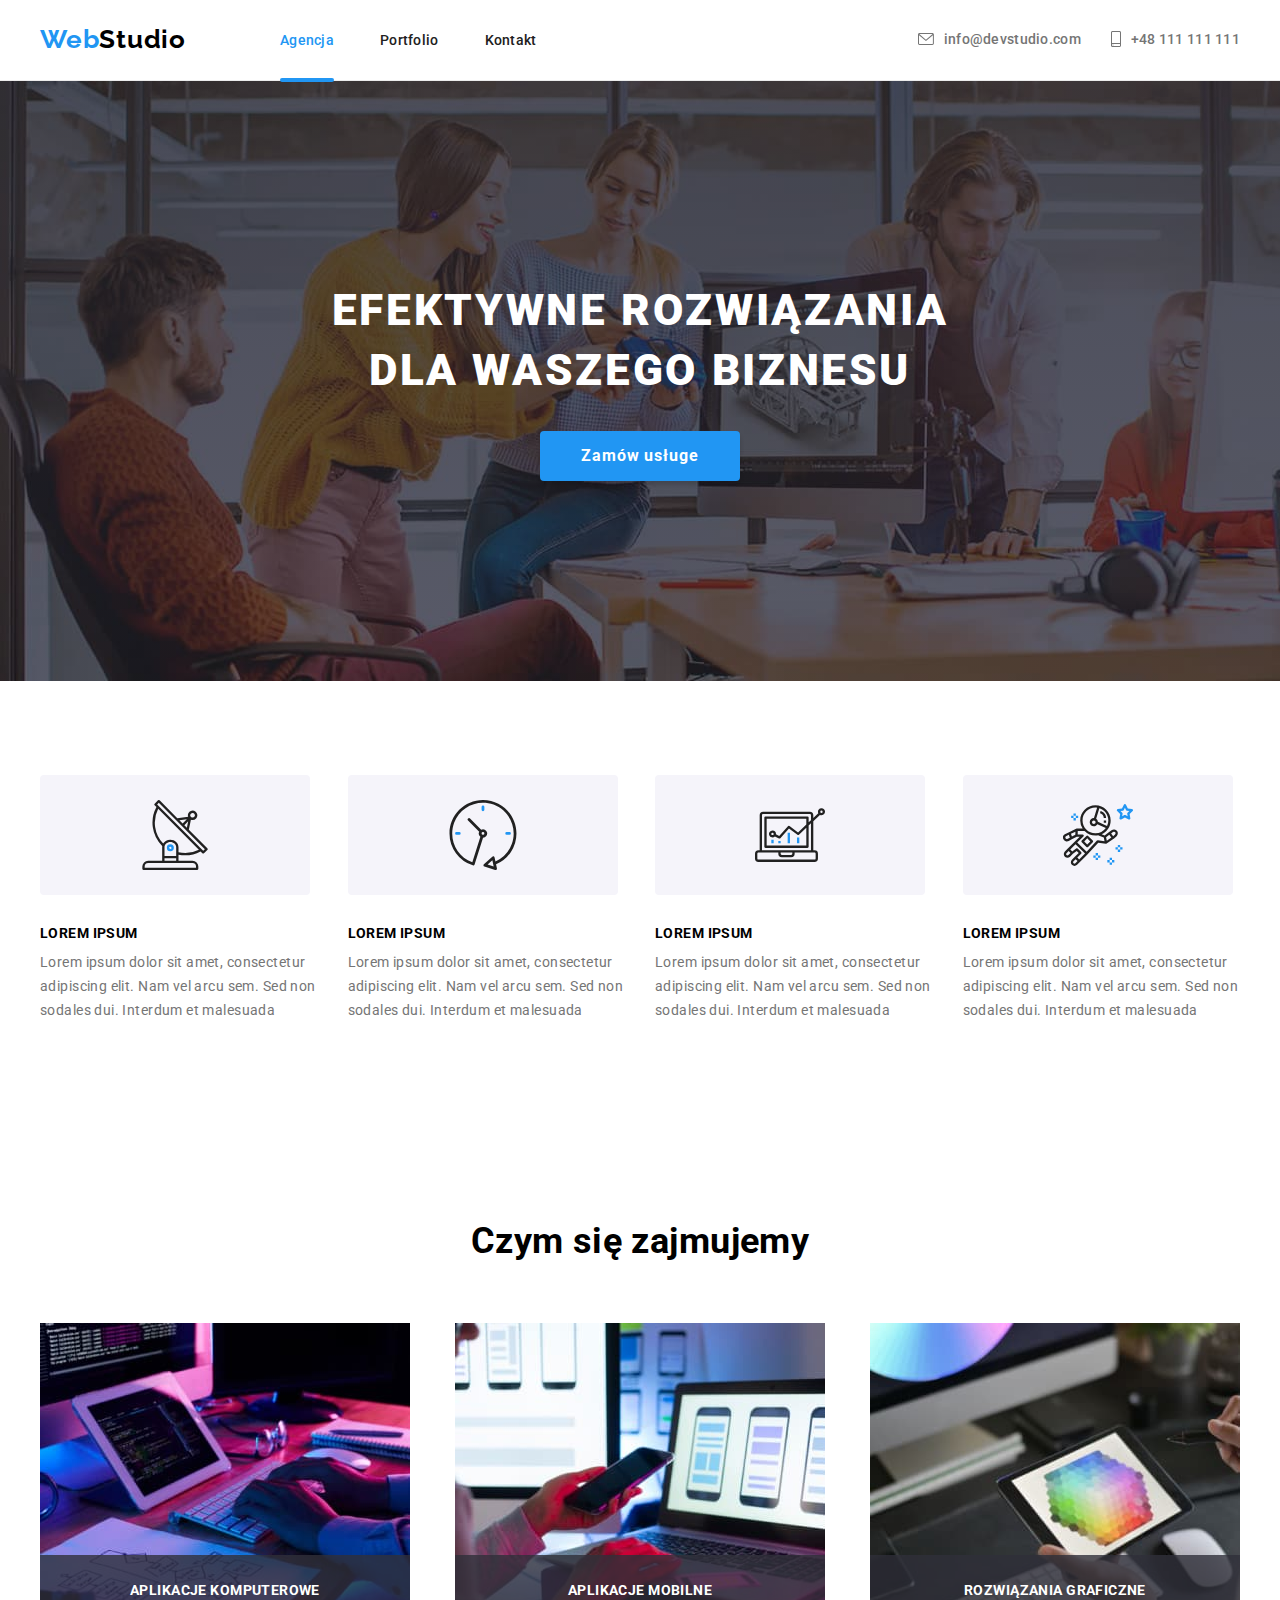
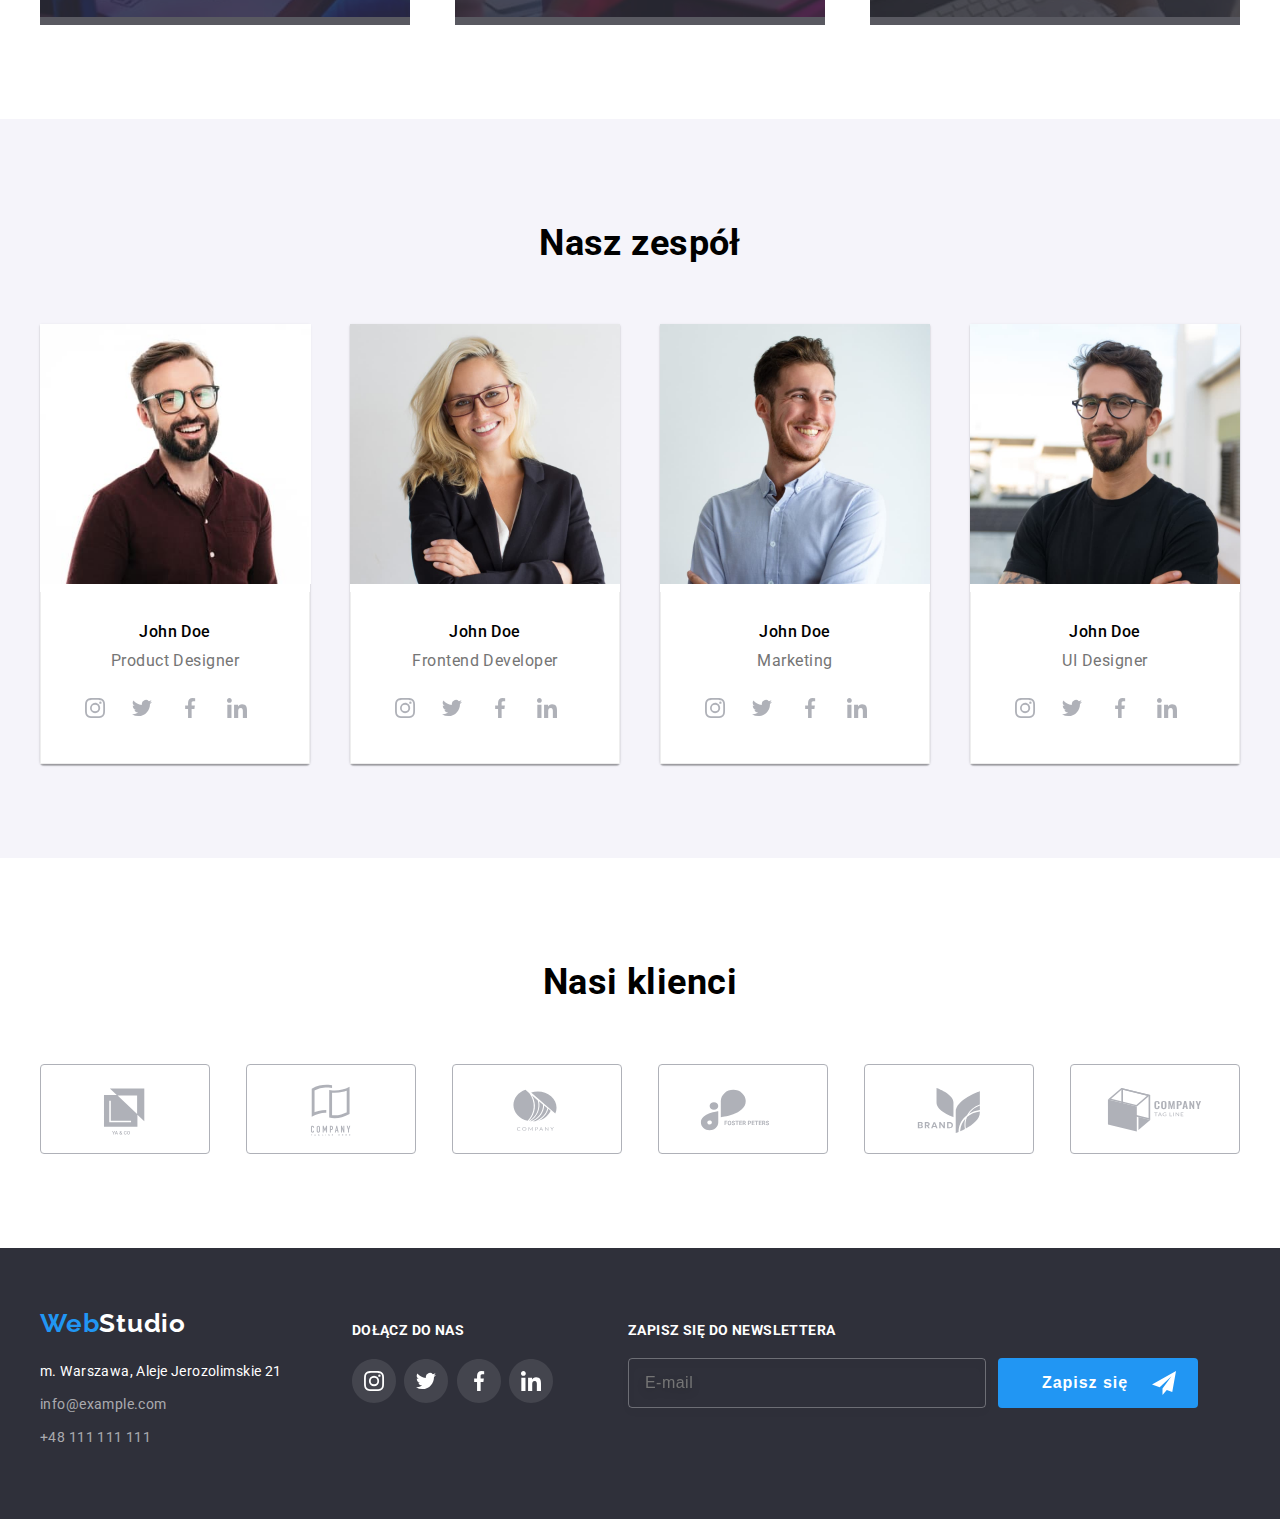
<file: index.html>
<!DOCTYPE html>
<html lang="pl">
  <head>
    <meta charset="UTF-8" />
    <meta http-equiv="X-UA-Compatible" content="IE=edge" />
    <meta name="Viewport" content="width=device-width, initail-scale=1.0" />
    <title>WebStudio</title>
    <link rel="preconnect" href="https://fonts.googleapis.com" />
    <link rel="preconnect" href="https://fonts.gstatic.com" crossorigin />
    <link
      href="https://fonts.googleapis.com/css2?family=Raleway:wght@700&amp;family=Roboto:wght@400;500;700;900&amp;display=swap"
      rel="stylesheet"
    />
    <link href="./css/main.min.css" rel="stylesheet" />
  </head>
  <!-- body -->
  <body>
    <!-- header  -->
    <header class="hdr">
      <div class="container flex">
        <nav class="flex hdr__flex">
          <a href="" class="logo logo__font"
            >Web<span class="logo__font logo__font--black">Studio</span></a
          >
          <ul class="flex hdr__menu-list">
            <li class="hdr__menu-item">
              <a href="./index.html" class="hdr__menu-link is-active">Agencja</a>
            </li>

            <li class="hdr__menu-item">
              <a href="./portfolio.html" class="hdr__menu-link">Portfolio</a>
            </li>
            <li class="hdr__menu-item">
              <a href="#" class="hdr__menu-link">Kontakt</a>
            </li>
          </ul>
        </nav>
        <ul class="flex contact__list">
          <li class="contact__item">
            <a href="mailto:info@devstudio.com" class="contact__link">
              <svg width="16" height="12" class="contact__icon">
                <use href="./images/icons.svg#icon-envelope"></use></svg
              >info@devstudio.com
            </a>
          </li>
          <li>
            <a href="tel:+48&nbsp111&nbsp111&nbsp111" class="contact__link">
              <svg width="10" height="16" class="contact__icon">
                <use href="./images/icons.svg#icon-smartphone"></use></svg
              >+48 111 111 111
            </a>
          </li>
        </ul>
      </div>
    </header>
    <!-- end header -->
    <main id="main">
      <section class="hero">
        <div class="hero__content">
          <h1 class="hero__title">
            EFEKTYWNE ROZWIĄZANIA<br />
            DLA WASZEGO BIZNESU
          </h1>
          <button type="button" class="hero__btn" data-modal-open>Zamów usługe</button>
        </div>
      </section>
      <!-- Section 0 - Nasze atrybuty  -->
      <section class="section">
        <div class="container">
          <ul class="flex">
            <li>
              <div class="card__box">
                <svg class="card__icon" width="70" height="70">
                  <use href="./images/icons.svg#icon-antenna"></use>
                </svg>
              </div>
              <h3 class="card__title-primary">LOREM IPSUM</h3>
              <p class="card__description-primary">
                Lorem ipsum dolor sit amet, consectetur adipiscing elit. Nam vel arcu sem. Sed non
                sodales dui. Interdum et malesuada
              </p>
            </li>
            <li>
              <div class="card__box">
                <svg class="card__icon" width="70" height="70">
                  <use href="./images/icons.svg#icon-clock"></use>
                </svg>
              </div>
              <h3 class="card__title-primary">LOREM IPSUM</h3>
              <p class="card__description-primary">
                Lorem ipsum dolor sit amet, consectetur adipiscing elit. Nam vel arcu sem. Sed non
                sodales dui. Interdum et malesuada
              </p>
            </li>
            <li>
              <div class="card__box">
                <svg class="card__icon" width="70" height="70">
                  <use href="./images/icons.svg#icon-diagram"></use>
                </svg>
              </div>
              <h3 class="card__title-primary">LOREM IPSUM</h3>
              <p class="card__description-primary">
                Lorem ipsum dolor sit amet, consectetur adipiscing elit. Nam vel arcu sem. Sed non
                sodales dui. Interdum et malesuada
              </p>
            </li>
            <li>
              <div class="card__box">
                <svg class="card__icon" width="70" height="70">
                  <use href="./images/icons.svg#icon-astronaut"></use>
                </svg>
              </div>
              <h3 class="card__title-primary">LOREM IPSUM</h3>
              <p class="card__description-primary">
                Lorem ipsum dolor sit amet, consectetur adipiscing elit. Nam vel arcu sem. Sed non
                sodales dui. Interdum et malesuada
              </p>
            </li>
          </ul>
        </div>
      </section>
      <!-- end Section - 0 -->
      <!-- Section 1 - Czym się zajmujemy -->
      <section class="section section--pt">
        <div class="container">
          <h2>Czym się zajmujemy</h2>
          <ul class="flex">
            <li class="card__thumb">
              <img
                src="./images/section1_1.jpg"
                alt="Tablet i klawiatura programisty"
                height="294"
                class="block"
              />
              <h3 class="card__title-primary card__label">Aplikacje komputerowe</h3>
            </li>
            <li class="card__thumb">
              <img
                src="./images/section1_2.jpg"
                alt="Laptop i smartfon - narzędzia współczesnego programisty"
                height="294"
                class="block"
              />
              <h3 class="card__title-primary card__label">Aplikacje mobilne</h3>
            </li>
            <li class="card__thumb">
              <img src="./images/section1_3.jpg" alt="Paleta kolorów" height="294" class="block" />
              <h3 class="card__title-primary card__label">Rozwiązania graficzne</h3>
            </li>
          </ul>
        </div>
      </section>
      <!-- end Section 1 - Czym się zajmujemy -->
      <!-- Section 2 - Nasz zespół -->
      <section class="section" style="background: #f5f4fa">
        <div class="container">
          <h2>Nasz zespół</h2>
          <ul class="flex">
            <li>
              <figure class="card">
                <img src="./images/section2_1.jpg" alt="John Doe - Product Designer" height="260" />
                <figcaption class="card__caption">
                  <h3 class="card__title-secondary">John Doe</h3>
                  <p class="card__description-secondary">Product Designer</p>
                  <!-- social link -->
                  <ul class="social__list">
                    <!-- instagram link -->
                    <li class="social__item">
                      <a
                        href="https://www.instagram.com/"
                        target="_blank"
                        rel="noopener noreferrer"
                        class="social__link"
                      >
                        <svg width="44" height="44">
                          <use href="./images/icons.svg#icon-instagram"></use>
                        </svg>
                      </a>
                    </li>
                    <!-- twitter link -->
                    <li class="social__item">
                      <a
                        href="https://twitter.com/"
                        target="_blank"
                        rel="noopener noreferrer"
                        class="social__link"
                      >
                        <svg width="44" height="44">
                          <use href="./images/icons.svg#icon-twitter"></use>
                        </svg>
                      </a>
                    </li>
                    <!-- facebook link -->
                    <li class="social__item">
                      <a
                        href="https://www.facebook.com/"
                        target="_blank"
                        rel="noopener noreferrer"
                        class="social__link"
                      >
                        <svg width="44" height="44">
                          <use href="./images/icons.svg#icon-facebook"></use>
                        </svg>
                      </a>
                    </li>
                    <!-- linkedin link -->
                    <li class="social__item">
                      <a
                        href="https://pl.linkedin.com/"
                        target="_blank"
                        rel="noopener noreferrer"
                        class="social__link"
                      >
                        <svg width="44" height="44">
                          <use href="./images/icons.svg#icon-linkedin"></use>
                        </svg>
                      </a>
                    </li>
                  </ul>
                  <!-- end social link -->
                </figcaption>
              </figure>
            </li>
            <li>
              <figure class="card">
                <img
                  src="./images/section2_2.jpg"
                  alt="John Doe - Frontend Developer"
                  height="260"
                />
                <figcaption class="card__caption">
                  <h3 class="card__title-secondary">John Doe</h3>
                  <p class="card__description-secondary">Frontend Developer</p>
                  <!-- social link -->
                  <ul class="social__list">
                    <!-- instagram link -->
                    <li class="social__item">
                      <a
                        href="https://www.instagram.com/"
                        target="_blank"
                        rel="noopener noreferrer"
                        class="social__link"
                      >
                        <svg width="44" height="44">
                          <use href="./images/icons.svg#icon-instagram"></use>
                        </svg>
                      </a>
                    </li>
                    <!-- twitter link -->
                    <li class="social__item">
                      <a
                        href="https://twitter.com/"
                        target="_blank"
                        rel="noopener noreferrer"
                        class="social__link"
                      >
                        <svg width="44" height="44">
                          <use href="./images/icons.svg#icon-twitter"></use>
                        </svg>
                      </a>
                    </li>
                    <!-- facebook link -->
                    <li class="social__item">
                      <a
                        href="https://www.facebook.com/"
                        target="_blank"
                        rel="noopener noreferrer"
                        class="social__link"
                      >
                        <svg width="44" height="44">
                          <use href="./images/icons.svg#icon-facebook"></use>
                        </svg>
                      </a>
                    </li>
                    <!-- linkedin link -->
                    <li class="social__item">
                      <a
                        href="https://pl.linkedin.com/"
                        target="_blank"
                        rel="noopener noreferrer"
                        class="social__link"
                      >
                        <svg width="44" height="44">
                          <use href="./images/icons.svg#icon-linkedin"></use>
                        </svg>
                      </a>
                    </li>
                  </ul>
                  <!-- end social link -->
                </figcaption>
              </figure>
            </li>
            <li>
              <figure class="card">
                <img src="./images/section2_3.jpg" alt="John Doe - Marketing" height="260" />
                <figcaption class="card__caption">
                  <h3 class="card__title-secondary">John Doe</h3>
                  <p class="card__description-secondary">Marketing</p>
                  <!-- social link -->
                  <ul class="social__list">
                    <!-- instagram link -->
                    <li class="social__item">
                      <a
                        href="https://www.instagram.com/"
                        target="_blank"
                        rel="noopener noreferrer"
                        class="social__link"
                      >
                        <svg width="44" height="44">
                          <use href="./images/icons.svg#icon-instagram"></use>
                        </svg>
                      </a>
                    </li>
                    <!-- twitter link -->
                    <li class="social__item">
                      <a
                        href="https://twitter.com/"
                        target="_blank"
                        rel="noopener noreferrer"
                        class="social__link"
                      >
                        <svg width="44" height="44">
                          <use href="./images/icons.svg#icon-twitter"></use>
                        </svg>
                      </a>
                    </li>
                    <!-- facebook link -->
                    <li class="social__item">
                      <a
                        href="https://www.facebook.com/"
                        target="_blank"
                        rel="noopener noreferrer"
                        class="social__link"
                      >
                        <svg width="44" height="44">
                          <use href="./images/icons.svg#icon-facebook"></use>
                        </svg>
                      </a>
                    </li>
                    <!-- linkedin link -->
                    <li class="social__item">
                      <a
                        href="https://pl.linkedin.com/"
                        target="_blank"
                        rel="noopener noreferrer"
                        class="social__link"
                      >
                        <svg width="44" height="44">
                          <use href="./images/icons.svg#icon-linkedin"></use>
                        </svg>
                      </a>
                    </li>
                  </ul>
                  <!-- end social link -->
                </figcaption>
              </figure>
            </li>
            <li>
              <figure class="card">
                <img src="./images/section2_4.jpg" alt="John Doe - UI Designer" height="260" />
                <figcaption class="card__caption">
                  <h3 class="card__title-secondary">John Doe</h3>
                  <p class="card__description-secondary">UI Designer</p>
                  <!-- social link -->
                  <ul class="social__list">
                    <!-- instagram link -->
                    <li class="social__item">
                      <a
                        href="https://www.instagram.com/"
                        target="_blank"
                        rel="noopener noreferrer"
                        class="social__link"
                      >
                        <svg width="44" height="44">
                          <use href="./images/icons.svg#icon-instagram"></use>
                        </svg>
                      </a>
                    </li>
                    <!-- twitter link -->
                    <li class="social__item">
                      <a
                        href="https://twitter.com/"
                        target="_blank"
                        rel="noopener noreferrer"
                        class="social__link"
                      >
                        <svg width="44" height="44">
                          <use href="./images/icons.svg#icon-twitter"></use>
                        </svg>
                      </a>
                    </li>
                    <!-- facebook link -->
                    <li class="social__item">
                      <a
                        href="https://www.facebook.com/"
                        target="_blank"
                        rel="noopener noreferrer"
                        class="social__link"
                      >
                        <svg width="44" height="44">
                          <use href="./images/icons.svg#icon-facebook"></use>
                        </svg>
                      </a>
                    </li>
                    <!-- linkedin link -->
                    <li class="social__item">
                      <a
                        href="https://pl.linkedin.com/"
                        target="_blank"
                        rel="noopener noreferrer"
                        class="social__link"
                      >
                        <svg width="44" height="44">
                          <use href="./images/icons.svg#icon-linkedin"></use>
                        </svg>
                      </a>
                    </li>
                  </ul>
                  <!-- end social link -->
                </figcaption>
              </figure>
            </li>
          </ul>
        </div>
      </section>
      <!-- end Section 2 - Nasz zespół -->
    </main>
    <!-- end main -->
    <!-- Nasi klienci -->
    <section id="clients" class="section">
      <div class="container">
        <h2>Nasi klienci</h2>
        <ul class="flex">
          <!-- logo client 1 -->
          <li class="card__logo">
            <!-- <figure class="card__logo"> -->
            <a
              href="https://twitter.com/"
              target="_blank"
              rel="noopener noreferrer"
              class="social__link"
            >
              <svg width="106" height="60">
                <use href="./images/icons.svg#icon-Logo_client_1"></use>
              </svg>
            </a>
            <!-- </figure> -->
          </li>
          <!-- logo client 2 -->
          <li class="card__logo">
            <!-- <figure class="card__logo"> -->
            <a
              href="https://twitter.com/"
              target="_blank"
              rel="noopener noreferrer"
              class="social__link"
            >
              <svg width="106" height="60">
                <use href="./images/icons.svg#icon-Logo_client_2"></use>
              </svg>
            </a>
            <!-- </figure> -->
          </li>
          <!-- logo client 3 -->
          <li class="card__logo">
            <!-- <figure class="card__logo"> -->
            <a
              href="https://twitter.com/"
              target="_blank"
              rel="noopener noreferrer"
              class="social__link"
            >
              <svg width="106" height="60">
                <use href="./images/icons.svg#icon-Logo_client_3"></use>
              </svg>
            </a>
            <!-- </figure> -->
          </li>
          <!-- logo client 4 -->
          <li class="card__logo">
            <!-- <figure class="card__logo"> -->
            <a
              href="https://twitter.com/"
              target="_blank"
              rel="noopener noreferrer"
              class="social__link"
            >
              <svg width="106" height="60">
                <use href="./images/icons.svg#icon-Logo_client_4"></use>
              </svg>
            </a>
            <!-- </figure> -->
          </li>
          <!-- logo client 5 -->
          <li class="card__logo">
            <!-- <figure class="card__logo"> -->
            <a
              href="https://twitter.com/"
              target="_blank"
              rel="noopener noreferrer"
              class="social__link"
            >
              <svg width="106" height="60">
                <use href="./images/icons.svg#icon-Logo_client_5"></use>
              </svg>
            </a>
            <!-- </figure> -->
          </li>
          <!-- logo client 6 -->
          <li class="card__logo">
            <!-- <figure class="card__logo" style="margin-right: 0"> -->
            <a
              href="https://twitter.com/"
              target="_blank"
              rel="noopener noreferrer"
              class="social__link"
            >
              <svg width="106" height="60">
                <use href="./images/icons.svg#icon-Logo_client_6"></use>
              </svg>
            </a>
            <!-- </figure> -->
          </li>
        </ul>
      </div>
    </section>
    <!-- end Nasi klienci -->
    <!-- footer -->
    <footer class="footer">
      <div class="container flex footer__flex">
        <div>
          <a href="" class="logo__font"
            >Web<span class="logo__font logo__font--white">Studio</span></a
          >
          <!-- <a href="" class="logo-fonts"> Web<span class="studio-color-foo">Studio</span> </a> -->
          <address class="footer__address">
            <ul class="footer__address-list">
              <li class="footer__address-item">m. Warszawa, Aleje Jerozolimskie 21</li>
              <li class="footer__address-item">
                <a class="footer__address-link" href="mailto:info@example.com">info@example.com</a>
              </li>
              <li class="footer__address-item">
                <a class="footer__address-link" href="tel:+48&nbsp111&nbsp111&nbsp111"
                  >+48 111 111 111</a
                >
              </li>
            </ul>
          </address>
        </div>
        <div class="footer__social">
          <h3 class="footer__social-title">Dołącz do nas</h3>
          <!-- social link -->
          <ul class="social__list footer__social-list">
            <!-- instagram link -->
            <li class="social__item">
              <a
                href="https://www.instagram.com/"
                target="_blank"
                rel="noopener noreferrer"
                class="social__link"
              >
                <svg width="44" height="44">
                  <use href="./images/icons.svg#icon-soc_link_instagram"></use>
                </svg>
              </a>
            </li>
            <!-- twitter link -->
            <li class="social__item">
              <a
                href="https://twitter.com/"
                target="_blank"
                rel="noopener noreferrer"
                class="social__link"
              >
                <svg width="44" height="44">
                  <use href="./images/icons.svg#icon-soc_link_twitter"></use>
                </svg>
              </a>
            </li>
            <!-- facebook link -->
            <li class="social__item">
              <a
                href="https://www.facebook.com/"
                target="_blank"
                rel="noopener noreferrer"
                class="social__link"
              >
                <svg width="44" height="44">
                  <use href="./images/icons.svg#icon-soc_link_facebook"></use>
                </svg>
              </a>
            </li>
            <!-- linkedin link -->
            <li class="social__item">
              <a
                href="https://pl.linkedin.com/"
                target="_blank"
                rel="noopener noreferrer"
                class="social__link"
              >
                <svg width="44" height="44">
                  <use href="./images/icons.svg#icon-soc_link_linkedin"></use>
                </svg>
              </a>
            </li>
          </ul>
          <!-- end social link -->
        </div>
        <!-- save to newsletter -->
        <div>
          <form name="form-newsletter" class="newsletter">
            <label class="newsletter__label" for="user_email">Zapisz się do newslettera</label>
            <div class="flex newsletter__flex">
              <input
                class="newsletter__input"
                type="email"
                name="data-email"
                id="user_email"
                placeholder="E-mail"
                required
              />
              <button class="newsletter__btn-send" type="submit">
                Zapisz się
                <svg width="24" height="24"><use href="./images/icons.svg#icon-send"></use></svg>
              </button>
            </div>
          </form>
        </div>
      </div>
    </footer>
    <!-- end footer -->
    <!-- modal-->
    <div class="backdrop is-hidden" data-modal>
      <div class="modal">
        <button type="button" class="btn__close" data-modal-close tabindex="7">
          <svg class="icon icon__cross">
            <use href="./images/icons.svg#icon-btn_close"></use>
          </svg>
        </button>
        <p class="form-user__header">Zostaw swoje dane w formularzu poniżej</p>
        <form name="form-user" class="form-user">
          <div class="icon__container">
            <label class="form-user__label form-user__label-name" for="name"> Imie </label>
            <input
              class="form-user__input-name"
              type="text"
              name="data-name"
              id="name"
              required
              pattern="[A-Z][a-zA-Z0-9]{1,}"
              title="First capital letter"
              tabindex="1"
            />
            <svg class="icon icon__name">
              <use href="./images/icons.svg#icon-user"></use>
            </svg>
          </div>
          <div class="icon__container">
            <label class="form-user__label form-user__label-phone" for="phone"> Telefon </label>
            <input
              class="form-user__input-phone"
              type="tel"
              name="data-phone"
              id="phone"
              minlength="9"
              required
              pattern="\d{3}[\-]\d{3}[\-]\d{3}"
              title="Phone Number in the format of: 123-456-789"
              tabindex="2"
            />
            <svg class="icon icon__phone">
              <use href="./images/icons.svg#icon-phone"></use>
            </svg>
          </div>
          <div class="icon__container">
            <label class="form-user__label form-user__label-email" for="email"> Email </label>
            <input
              class="form-user__input-email"
              type="email"
              name="data-email"
              id="email"
              required
              tabindex="3"
            />
            <svg class="icon icon__email">
              <use href="./images/icons.svg#icon-email"></use>
            </svg>
          </div>
          <label class="form-user__label form-user__label-comment" for="comment">Komentarz</label>
          <textarea
            class="form-user__textarea-comment"
            placeholder="Wprowadź tekst"
            name="data-comment"
            id="comment"
            tabindex="4"
          ></textarea>
          <div class="form-user__checkbox">
            <input
              type="checkbox"
              name="data-rodo"
              value="agreement"
              id="privacy_policy"
              required
              tabindex="5"
            />
            <label class="form-user__checkbox-label" for="privacy_policy"
              ><svg class="form-user__checkbox-svg">
                <use href="./images/icons.svg#icon-check"></use></svg
              >Oświadczam iż akceptuję
              <span class="form-user__checkbox-label--text-highlight">Regulamin</span> i
              <span class="form-user__checkbox-label--text-highlight"
                >Politykę Prywatności.</span
              ></label
            >
          </div>
          <!-- <button class="form-user__submit" type="submit" tabindex="6">Wyślij mnie</button> -->
          <input class="form-user__submit" type="submit" value="Wyślij" tabindex="6" />
        </form>
      </div>
    </div>
    <!-- end modal-->
    <!-- end footer -->
    <script src="./js/modal.js"></script>
  </body>
  <!-- body -->
</html>
</file>
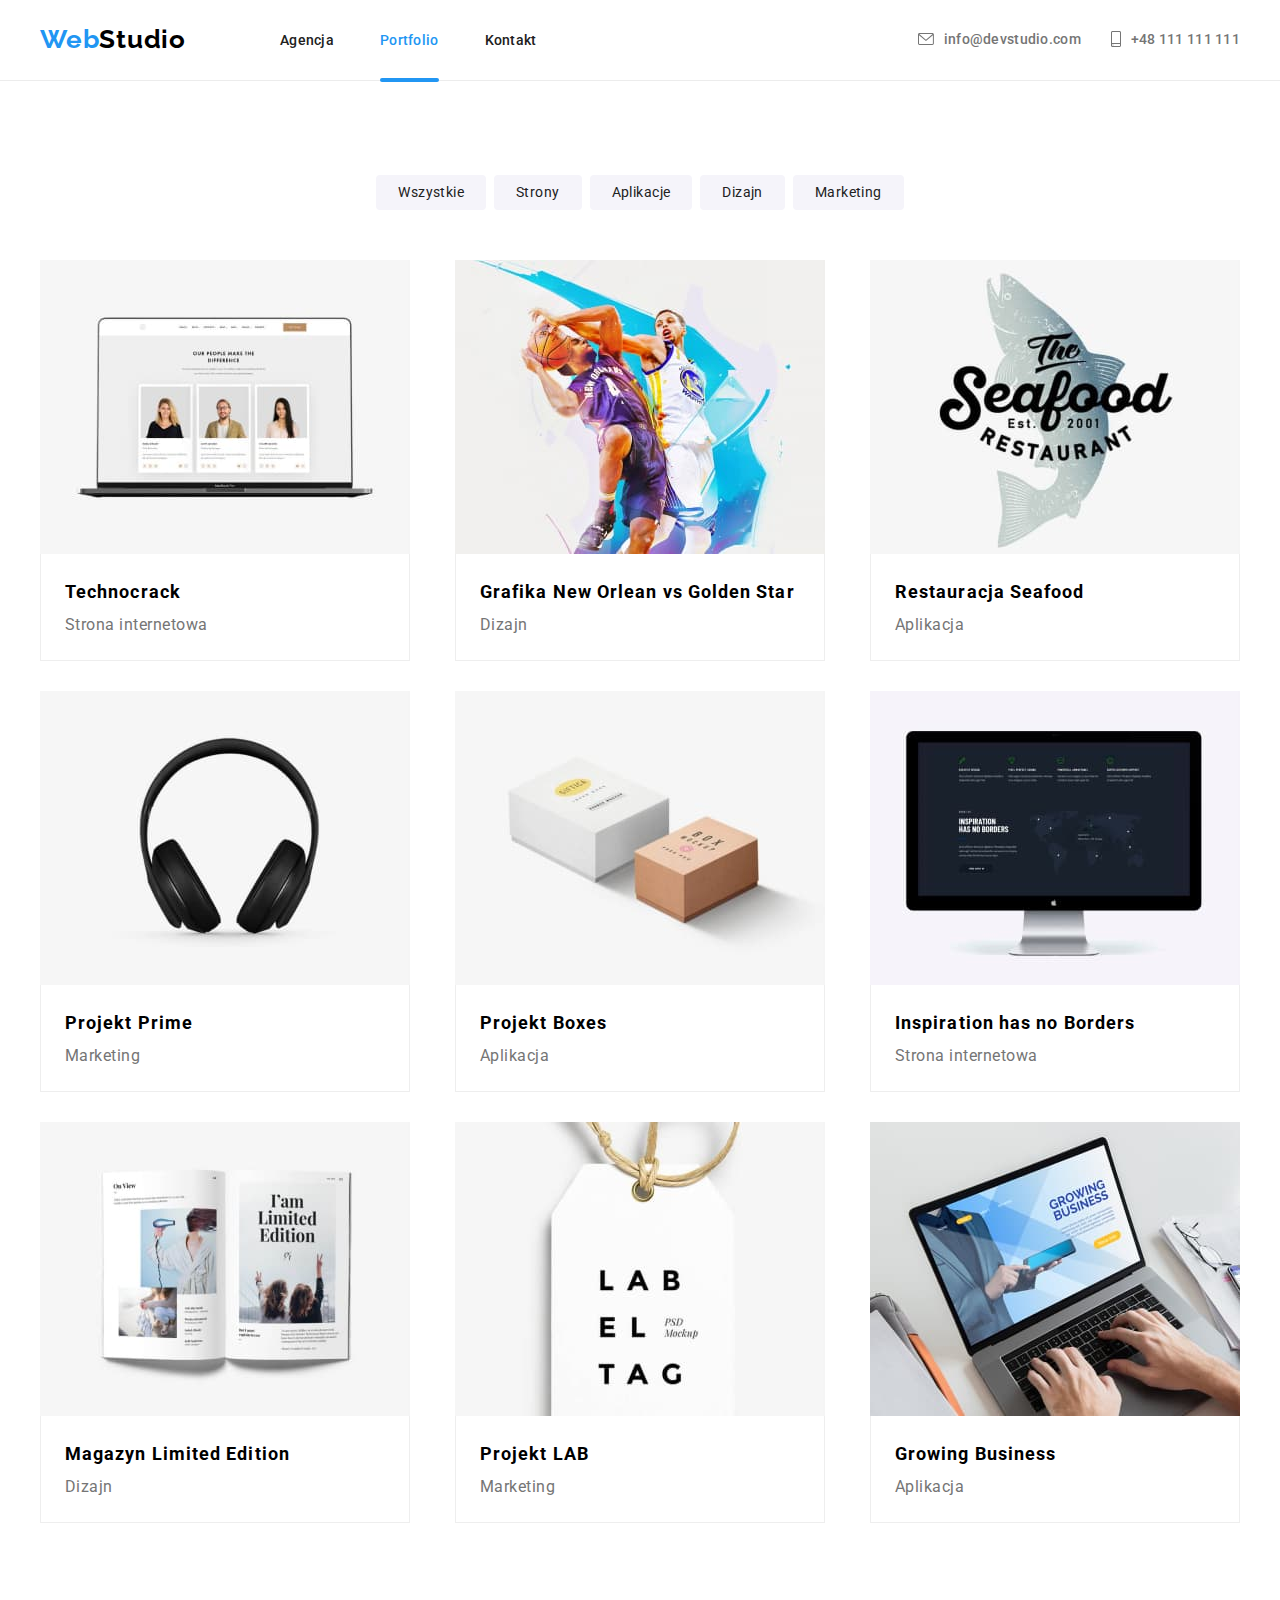
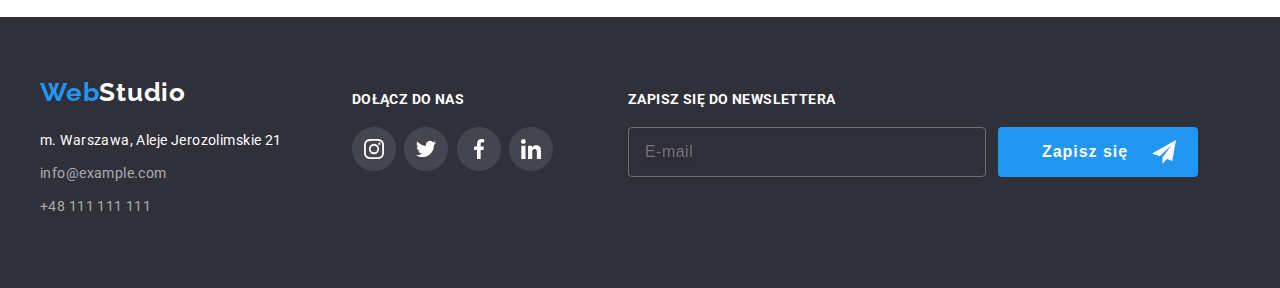
<file: portfolio.html>
<!DOCTYPE html>
<html lang="pl">
  <head>
    <meta charset="UTF-8" />
    <meta http-equiv="X-UA-Compatible" content="IE=edge" />
    <meta
      name="description"
      content="GoIT  Full Stack Developer  Repozytorium:
        goit-markup-hw-04"
    />
    <title>WebStudio</title>
    <link rel="preconnect" href="https://fonts.googleapis.com" />
    <link rel="preconnect" href="https://fonts.gstatic.com" crossorigin />
    <link
      href="https://fonts.googleapis.com/css2?family=Raleway:wght@700&amp;family=Roboto:wght@400;500;700;900&amp;display=swap"
      rel="stylesheet"
    />
    <link href="./css/main.min.css" rel="stylesheet" />
  </head>
  <!-- body -->
  <body>
    <!-- header  -->
    <header class="hdr">
      <div class="container flex">
        <nav class="flex hdr__flex">
          <a href="" class="logo logo__font"
            >Web<span class="logo__font logo__font--black">Studio</span></a
          >
          <ul class="flex hdr__menu-list">
            <li class="hdr__menu-item">
              <a href="./index.html" class="hdr__menu-link ">Agencja</a>
            </li>

            <li class="hdr__menu-item">
              <a href="./portfolio.html" class="hdr__menu-link is-active">Portfolio</a>
            </li>
            <li class="hdr__menu-item">
              <a href="#" class="hdr__menu-link">Kontakt</a>
            </li>
          </ul>
        </nav>
        <ul class="flex contact__list">
          <li class="contact__item">
            <a href="mailto:info@devstudio.com" class="contact__link">
              <svg width="16" height="12" class="contact__icon">
                <use href="./images/icons.svg#icon-envelope"></use></svg
              >info@devstudio.com
            </a>
          </li>
          <li>
            <a href="tel:+48&nbsp111&nbsp111&nbsp111" class="contact__link">
              <svg width="10" height="16" class="contact__icon">
                <use href="./images/icons.svg#icon-smartphone"></use></svg
              >+48 111 111 111
            </a>
          </li>
        </ul>
      </div>
    </header>
        <!-- end header -->
    <!-- Section 3 - portfolio -->
    <section class="section">
      <!-- container -->
      <div class="container">
        <!-- ul - buttons -->
        <ul class="flex btn__nav">
          <li>
            <button type="button" class="btn__nav-body">Wszystkie</button>
          </li>
          <li>
            <button type="button" class="btn__nav-body">Strony</button>
          </li>
          <li>
            <button type="button" class="btn__nav-body">Aplikacje</button>
          </li>
          <li>
            <button type="button" class="btn__nav-body">Dizajn</button>
          </li>
          <li>
            <button type="button" class="btn__nav-body">Marketing</button>
          </li>
        </ul>
        <!-- End -ul- buttons -->
        <!-- Images portfolio-->
        <ul class="flex wrap">
          <li class="card__item">
            <figure class="card__shadow">
              <div class="card__image">
                <img
                  src="./images/section3_1.jpg"
                  alt="osoby odpowiedzialne za Strone internetową"
                  width="370"
                  height="294"
                />
                <div class="card__overlay">
                  <p class="card__overlay--text">
                    Technocrack jest popularną platformą wykorzystywaną do rozpowszechniania
                    koronawirusa. Firmy wykorzystują tę platformę do celów szpiegowskich i ataków na
                    niezabezpieczone serwery konkurencji.
                  </p>
                </div>
              </div>
              <figcaption class="card__caption card__caption--padding">
                <h3 class="card__title-third card__title-third--mb">Technocrack</h3>
                <p class="card__description-secondary card__description-secondary--lh">
                  Strona internetowa
                </p>
              </figcaption>
            </figure>
          </li>
          <li class="card__item">
            <figure class="card__shadow">
              <div class="card__image">
                <img
                  src="./images/section3_2.jpg"
                  alt="pojedynek koszykarzy New Orlean vs Golden Star"
                  width="370"
                  height="294"
                />
                <div class="card__overlay">
                  <p class="card__overlay--text">
                    Technocrack jest popularną platformą wykorzystywaną do rozpowszechniania
                    koronawirusa. Firmy wykorzystują tę platformę do celów szpiegowskich i ataków na
                    niezabezpieczone serwery konkurencji.
                  </p>
                </div>
              </div>
              <figcaption class="card__caption card__caption--padding">
                <h3 class="card__title-third card__title-third--mb">
                  Grafika New Orlean vs Golden Star
                </h3>
                <p class="card__description-secondary card__description-secondary--lh">Dizajn</p>
              </figcaption>
            </figure>
          </li>
          <li class="card__item">
            <figure class="card__shadow">
              <div class="card__image">
                <img
                  src="./images/section3_3.jpg"
                  alt="logo restauracji"
                  width="370"
                  height="294"
                />
                <div class="card__overlay">
                  <p class="card__overlay--text">
                    Technocrack jest popularną platformą wykorzystywaną do rozpowszechniania
                    koronawirusa. Firmy wykorzystują tę platformę do celów szpiegowskich i ataków na
                    niezabezpieczone serwery konkurencji.
                  </p>
                </div>
              </div>
              <figcaption class="card__caption card__caption--padding">
                <h3 class="card__title-third card__title-third--mb">Restauracja Seafood</h3>
                <p class="card__description-secondary card__description-secondary--lh">Aplikacja</p>
              </figcaption>
            </figure>
          </li>
          <li class="card__item">
            <figure class="card__shadow">
              <div class="card__image">
                <img src="./images/section3_4.jpg" alt="słuchawki" width="370" height="294" />
                <div class="card__overlay">
                  <p class="card__overlay--text">
                    Technocrack jest popularną platformą wykorzystywaną do rozpowszechniania
                    koronawirusa. Firmy wykorzystują tę platformę do celów szpiegowskich i ataków na
                    niezabezpieczone serwery konkurencji.
                  </p>
                </div>
              </div>
              <figcaption class="card__caption card__caption--padding">
                <h3 class="card__title-third card__title-third--mb">Projekt Prime</h3>
                <p class="card__description-secondary card__description-secondary--lh">Marketing</p>
              </figcaption>
            </figure>
          </li>
          <li class="card__item">
            <figure class="card__shadow">
              <div class="card__image">
                <img src="./images/section3_5.jpg" alt="pudełka" width="370" height="294" />
                <div class="card__overlay">
                  <p class="card__overlay--text">
                    Technocrack jest popularną platformą wykorzystywaną do rozpowszechniania
                    koronawirusa. Firmy wykorzystują tę platformę do celów szpiegowskich i ataków na
                    niezabezpieczone serwery konkurencji.
                  </p>
                </div>
              </div>
              <figcaption class="card__caption card__caption--padding">
                <h3 class="card__title-third card__title-third--mb">Projekt Boxes</h3>
                <p class="card__description-secondary card__description-secondary--lh">Aplikacja</p>
              </figcaption>
            </figure>
          </li>
          <li class="card__item">
            <figure class="card__shadow">
              <div class="card__image">
                <img
                  src="./images/section3_6.jpg"
                  alt="Apple - monitor "
                  width="370"
                  height="294"
                />
                <div class="card__overlay">
                  <p class="card__overlay--text">
                    Technocrack jest popularną platformą wykorzystywaną do rozpowszechniania
                    koronawirusa. Firmy wykorzystują tę platformę do celów szpiegowskich i ataków na
                    niezabezpieczone serwery konkurencji.
                  </p>
                </div>
              </div>
              <figcaption class="card__caption card__caption--padding">
                <h3 class="card__title-third card__title-third--mb">Inspiration has no Borders</h3>
                <p class="card__description-secondary card__description-secondary--lh">
                  Strona internetowa
                </p>
              </figcaption>
            </figure>
          </li>
          <li class="card__item">
            <figure class="card__shadow">
              <div class="card__image">
                <img
                  src="./images/section3_7.jpg    "
                  alt="Pierwsza Strona magazynu"
                  width="370"
                  height="294"
                />
                <div class="card__overlay">
                  <p class="card__overlay--text">
                    Technocrack jest popularną platformą wykorzystywaną do rozpowszechniania
                    koronawirusa. Firmy wykorzystują tę platformę do celów szpiegowskich i ataków na
                    niezabezpieczone serwery konkurencji.
                  </p>
                </div>
              </div>
              <figcaption class="card__caption card__caption--padding">
                <h3 class="card__title-third card__title-third--mb">Magazyn Limited Edition</h3>
                <p class="card__description-secondary card__description-secondary--lh">Dizajn</p>
              </figcaption>
            </figure>
          </li>
          <li class="card__item">
            <figure class="card__shadow">
              <div class="card__image">
                <img
                  src="./images/section3_8.jpg"
                  alt="Etykieta z napisem LAB"
                  width="370"
                  height="294"
                />
                <div class="card__overlay">
                  <p class="card__overlay--text">
                    Technocrack jest popularną platformą wykorzystywaną do rozpowszechniania
                    koronawirusa. Firmy wykorzystują tę platformę do celów szpiegowskich i ataków na
                    niezabezpieczone serwery konkurencji.
                  </p>
                </div>
              </div>
              <figcaption class="card__caption card__caption--padding">
                <h3 class="card__title-third card__title-third--mb">Projekt LAB</h3>
                <p class="card__description-secondary card__description-secondary--lh">Marketing</p>
              </figcaption>
            </figure>
          </li>
          <li class="card__item">
            <figure class="card__shadow">
              <div class="card__image">
                <img
                  src="./images/section3_9.jpg"
                  alt="Ekran Laptopa z aplikacą - Growing Business"
                  width="370"
                  height="294"
                />
                <div class="card__overlay">
                  <p class="card__overlay--text">
                    Technocrack jest popularną platformą wykorzystywaną do rozpowszechniania
                    koronawirusa. Firmy wykorzystują tę platformę do celów szpiegowskich i ataków na
                    niezabezpieczone serwery konkurencji.
                  </p>
                </div>
              </div>
              <figcaption class="card__caption card__caption--padding">
                <h3 class="card__title-third card__title-third--mb">Growing Business</h3>
                <p class="card__description-secondary card__description-secondary--lh">Aplikacja</p>
              </figcaption>
            </figure>
          </li>
        </ul>
        <!-- End -ul- images portfolio-->
      </div>
      <!-- end container -->
    </section>
    <!-- End section 3 - Portfolio -->
    <!-- footer -->
    <footer class="footer">
      <div class="container flex footer__flex">
        <div>
          <a href="" class="logo__font"
            >Web<span class="logo__font logo__font--white">Studio</span></a
          >
          <!-- <a href="" class="logo-fonts"> Web<span class="studio-color-foo">Studio</span> </a> -->
          <address class="footer__address">
            <ul class="footer__address-list">
              <li class="footer__address-item">m. Warszawa, Aleje Jerozolimskie 21</li>
              <li class="footer__address-item">
                <a class="footer__address-link" href="mailto:info@example.com">info@example.com</a>
              </li>
              <li class="footer__address-item">
                <a class="footer__address-link" href="tel:+48&nbsp111&nbsp111&nbsp111"
                  >+48 111 111 111</a
                >
              </li>
            </ul>
          </address>
        </div>
        <div class="footer__social">
          <h3 class="footer__social-title">Dołącz do nas</h3>
          <!-- social link -->
          <ul class="social__list footer__social-list">
            <!-- instagram link -->
            <li class="social__item">
              <a
                href="https://www.instagram.com/"
                target="_blank"
                rel="noopener noreferrer"
                class="social__link"
              >
                <svg width="44" height="44">
                  <use href="./images/icons.svg#icon-soc_link_instagram"></use>
                </svg>
              </a>
            </li>
            <!-- twitter link -->
            <li class="social__item">
              <a
                href="https://twitter.com/"
                target="_blank"
                rel="noopener noreferrer"
                class="social__link"
              >
                <svg width="44" height="44">
                  <use href="./images/icons.svg#icon-soc_link_twitter"></use>
                </svg>
              </a>
            </li>
            <!-- facebook link -->
            <li class="social__item">
              <a
                href="https://www.facebook.com/"
                target="_blank"
                rel="noopener noreferrer"
                class="social__link"
              >
                <svg width="44" height="44">
                  <use href="./images/icons.svg#icon-soc_link_facebook"></use>
                </svg>
              </a>
            </li>
            <!-- linkedin link -->
            <li class="social__item">
              <a
                href="https://pl.linkedin.com/"
                target="_blank"
                rel="noopener noreferrer"
                class="social__link"
              >
                <svg width="44" height="44">
                  <use href="./images/icons.svg#icon-soc_link_linkedin"></use>
                </svg>
              </a>
            </li>
          </ul>
          <!-- end social link -->
        </div>
        <!-- save to newsletter -->
        <div>
          <form name="form-newsletter" class="newsletter">
            <label class="newsletter__label" for="user_email">Zapisz się do newslettera</label>
            <div class="flex newsletter__flex">
              <input
                class="newsletter__input"
                type="email"
                name="data-email"
                id="user_email"
                placeholder="E-mail"
                required
              />
              <button class="newsletter__btn-send" type="submit">
                Zapisz się
                <svg width="24" height="24"><use href="./images/icons.svg#icon-send"></use></svg>
              </button>
            </div>
          </form>
        </div>
      </div>
    </footer>
    <!-- end footer -->
  </body>
  <!-- body -->
</html>
</file>
<file: css/main.min.css>
@charset "UTF-8";
:root {
  --color-text-primary: #2196f3;
  --color-text-secondary: #757575;
  --color-text-light: #fff;
  --color-text-dark: #212121;
  --bgcolor-body: #f5f4fa;
  --bgcolor-primary: #2f303a;
  --bgcolor-select: #2196f3;
  --bgcolor-light: #fff;
  --font-text-primary: "Roboto", sans-serif;
  --font-text-secondary: "Raleway", sans-serif;
  --fs-1: 1rem;
  --fs-2: 1.125rem;
  --fs-3: 2.25rem;
  --fs-4: 2.75rem;
  --fs-small: 0.875rem;
}

html {
  box-sizing: border-box;
  font-size: 100%;
}

*,
*::before,
*::after {
  margin: 0;
  padding: 0;
  box-sizing: inherit;
}

ul {
  list-style: none;
}

a {
  text-decoration: none;
}

button {
  cursor: pointer;
}

body {
  font-family: var(--font-text-primary);
  background-color: var(--bgcolor-light);
  line-height: 1.1875;
}

section {
  padding: 0;
}

.container {
  max-width: 1200px;
  margin: 0 auto;
}

.flex {
  display: flex;
  align-items: center;
  gap: 30px;
  justify-content: space-between;
}

.wrap {
  flex-wrap: wrap;
  padding-top: 50px;
}

.section {
  padding: 94px 0;
}

.is-hidden {
  pointer-events: none;
  visibility: hidden;
  opacity: 0;
  /* transform: translateX(-50%) translateY(-50%) scale(0) rotate(0deg) skew(40deg, 40deg); */
}

h1 {
  font-weight: 900;
  font-size: var(--fs-4);
  line-height: 1.3636;
  letter-spacing: 0.06em;
}

h2 {
  font-weight: 700;
  font-size: var(--fs-3);
  padding-bottom: 3.125rem;
}

h3 {
  font-weight: 500;
  font-size: var(--fs-2);
}

.small {
  font-weight: 400;
  font-size: var(--fs-small);
}

body {
  font-weight: 400;
  font-size: var(--fs-small);
  font-style: normal;
  letter-spacing: 0.03em;
  line-height: 1.7142;
}

h1,
h2,
h3 {
  text-align: center;
  margin-top: 0;
}

p {
  margin-top: 0;
}

a,
a:visited,
a:active {
  text-decoration: none;
}

html {
  font-family: "Roboto";
}

/* extra styling */
.hdr {
  padding: 24px 0 25px;
  border-bottom: 1px solid #ececec;
  font-size: 0.875rem;
  font-weight: 500;
  letter-spacing: 0.02em;
  line-height: 1.1428;
}
.hdr__flex {
  gap: 94px;
}
.hdr__menu-list {
  gap: 46px;
}
.hdr__menu-link {
  color: var(--color-text-dark);
}
.hdr__menu-link:hover, .hdr__menu-link:focus, .hdr__menu-link:active {
  color: var(--color-text-primary);
}

.is-active {
  position: relative;
  color: var(--color-text-primary);
}

.is-active::after {
  content: "";
  position: absolute;
  display: block;
  top: 2.875rem;
  width: 100%;
  height: 4px;
  background-color: var(--color-text-primary);
  border-radius: 2px;
}

.logo__font {
  font-family: var(--font-text-secondary);
  color: var(--color-text-primary);
  font-weight: 700;
  font-size: 1.625rem;
  line-height: 1.1923;
  letter-spacing: 0.03em;
}
.logo__font--black {
  color: black;
}
.logo__font--white {
  color: white;
}

.contact__link {
  display: flex;
  align-items: center;
  color: var(--color-text-secondary);
}
.contact__link:hover {
  --color-icon-select: var(--color-text-primary);
  color: var(--color-text-primary);
}
.contact__icon {
  margin-right: 10px;
}

/* main - hero ------------------------------ */
.hero {
  /* height: 600px; */
  max-width: 1600px;
  margin: 0 auto;
  background-image: linear-gradient(rgba(47, 48, 58, 0.4) 25%, rgba(47, 48, 58, 0.2)), url("./../images/hero-main.jpg");
}

.hero__content {
  padding: 200px 0;
}

.hero__title {
  text-transform: uppercase;
  color: var(--color-text-light);
}

/* btn - Zamów usługę    */
.hero__btn {
  background: #2196f3;
  box-shadow: 0 4px 4px rgba(0, 0, 0, 0.15);
  border-radius: 4px;
  border: none;
  display: block;
  font-family: var(--font-text-primary);
  /*! font-style: italic; */
  font-weight: 700;
  line-height: 1.875;
  letter-spacing: 0.06em;
  color: #ffffff;
  margin: 30px auto 0px;
  padding: 10px 41px;
  font-size: 1rem;
}

.card {
  width: 270px;
  background: #ffffff;
  box-shadow: 0 1px 3px rgba(0, 0, 0, 0.12), 0 1px 1px rgba(0, 0, 0, 0.14), 0 2px 1px rgba(0, 0, 0, 0.2);
  border-radius: 0 0 4px 4px;
}
.card__logo {
  box-sizing: border-box;
  width: 170px;
  padding: 16px 0 12px;
  border: 1px solid #afb1b8;
  border-radius: 4px;
  display: inline-block;
}
.card__logo:hover {
  border-color: #2196f3;
  --color-icon-select: #2196f3;
  --color-icon: #fff;
}
.card__thumb {
  position: relative;
  display: inline-block;
  z-index: -1;
}
.card__box {
  background: #f5f4fa;
  border-radius: 4px;
  width: 270px;
  height: 120px;
  display: inline-flex;
  margin-bottom: 30px;
}
.card__icon {
  margin: 25px auto;
}
.card__title-primary {
  font-weight: 700;
  text-transform: capitalize;
  text-align: left;
  font-size: 0.875rem;
  line-height: 1.1428;
  letter-spacing: 0.03em;
  text-transform: uppercase;
  margin-bottom: 10px;
}
.card__title-secondary {
  font-weight: 500;
  font-size: 1rem;
  line-height: 1.1875;
  letter-spacing: 0.03em;
  margin-bottom: 10px;
}
.card__title-third {
  font-weight: 700;
  text-align: left;
  font-size: 1.125rem;
  line-height: 2;
  letter-spacing: 0.06em;
  margin-bottom: 10px;
}
.card__title-third--mb {
  margin-bottom: 0;
}
.card__caption {
  padding-top: 30px;
  border: none;
  border-left: 1px solid #eeeeee;
  border-bottom: 1px solid #eeeeee;
  border-right: 1px solid #eeeeee;
}
.card__caption--padding {
  padding: 20px 24px;
}
.card__description-primary {
  /* line-height: 1.875; */
  color: #757575;
}
.card__description-secondary {
  font-weight: 400;
  letter-spacing: 0.03em;
  color: #757575;
  font-size: 1rem;
  line-height: 1.1875;
  text-align: center;
}
.card__description-secondary--lh {
  line-height: 1.875;
  text-align: left;
}
.card__shadow:hover {
  box-shadow: 0px 1px 1px rgba(0, 0, 0, 0.12), 0px 4px 4px rgba(0, 0, 0, 0.06), 1px 4px 6px rgba(0, 0, 0, 0.16);
}
.card__image {
  position: relative;
  width: 370px;
  height: 294px;
  overflow: hidden;
}
.card__overlay {
  position: absolute;
  top: 0;
  left: 0;
  width: 100%;
  height: 100%;
  display: flex;
  align-items: center;
  background-color: rgba(33, 150, 243, 0.9);
  transform: translateY(100%);
  transition-property: transform;
  transition-duration: 250ms;
  transition-timing-function: ease;
}
.card__item:hover .card__overlay {
  transform: translateY(0);
}
.card__overlay--text {
  color: var(--color-text-light);
  font-size: 1.125rem;
  line-height: 1.6;
  margin: 0 24px;
  letter-spacing: 0.03em;
}
.card__label {
  position: absolute;
  left: 0;
  right: 0;
  bottom: 0;
  text-align: center;
  color: var(--color-text-light);
  line-height: 4.375rem;
  margin: 0;
  background: rgba(47, 48, 58, 0.8);
}

.social__list {
  margin: 0;
  padding: 16px 32px 25px;
}
.social__item {
  display: inline-block;
  margin: 0;
}
.social__link {
  align-items: center;
  background-color: transparent;
  display: flex;
  flex-direction: column;
  padding: 0;
}
.social__link:hover {
  --color-icon-select: #2196f3;
  --color-icon: #fff;
}

/* form send to newsletter ---------------- */
.newsletter__flex {
  gap: 12px;
  align-items: start;
}

.newsletter {
  display: flex;
  flex-direction: column;
  gap: 0.7031rem;
}
.newsletter__label {
  color: var(--color-text-light);
  font-weight: 700;
  font-size: 14px;
  line-height: 1.14285;
  letter-spacing: 0.03em;
  text-transform: uppercase;
  padding-top: 1em;
  padding-bottom: 0.625em;
}
.newsletter__input {
  box-sizing: border-box;
  width: 358px;
  height: 50px;
  border: 1px solid rgba(255, 255, 255, 0.3);
  filter: drop-shadow(0px 4px 4px rgba(0, 0, 0, 0.15));
  border-radius: 4px;
  background-color: transparent;
  color: rgba(255, 255, 255, 0.6);
  font-weight: 400;
  font-size: 1rem;
  letter-spacing: 0.03em;
  padding: 15px 16px;
  transition-property: border;
  transition-duration: 250ms;
  transition-timing-function: cubic-bezier(0.4, 0, 0.2, 1);
}
.newsletter__btn-send {
  width: 200px;
  height: 50px;
  display: flex;
  align-items: center;
  justify-content: center;
  gap: 24px;
  padding: 10px 0 10px 22px;
  font-weight: 700;
  font-size: 1rem;
  line-height: 1.875;
  letter-spacing: 0.06em;
  background-color: var(--bgcolor-select);
  border: none;
  color: var(--color-text-light);
  border-radius: 4px;
}

backdrop {
  cursor: not-allowed;
  display: flex;
  background-color: hsla(0, 0%, 0%, 0.5);
  position: fixed;
  left: 0;
  top: 0;
  width: 100%;
  height: 100%;
}

backdrop.is-hidden .modal {
  transform: translate(-50%, -50%) scale(0.4);
}

.modal {
  padding: 40px;
  box-sizing: border-box;
  cursor: initial;
  position: absolute;
  top: 50%;
  left: 50%;
  width: 528px;
  height: 581px;
  background-color: var(--bgcolor-light);
  box-shadow: 0px 1px 3px rgba(0, 0, 0, 0.12), 0px 1px 1px rgba(0, 0, 0, 0.14), 0px 2px 1px rgba(0, 0, 0, 0.2);
  border-radius: 4px;
  transform: translate(-50%, -50%) scale(1);
  transition-property: transform;
  transition-duration: 1s;
  transition-timing-function: ease;
}

.btn__close {
  position: absolute;
  top: 8px;
  right: 8px;
  width: 30px;
  height: 30px;
  background-color: #fff;
  border: 1px solid rgba(0, 0, 0, 0.1);
  border-radius: 50%;
  cursor: pointer;
}

.btn__nav {
  gap: 8px;
  justify-content: center;
}

/* portfolio btn - nawigacyjne */
.btn__nav-body {
  font-family: var(--font-text-primary);
  font-size: 1em;
  line-height: 1.625;
  border: none;
  letter-spacing: 0.03em;
  border-radius: 4px;
  padding: 6px 22px;
  color: var(--color-text-dark);
  background: #f5f4fa;
}

.btn__nav-body:hover,
.btn__nav-body:focus {
  color: #fff;
  background: var(--bgcolor-select);
  /* shadow-middle */
  box-shadow: 0 3px 1px rgba(0, 0, 0, 0.1), 0 1px 2px rgba(0, 0, 0, 0.08), 0 2px 2px rgba(0, 0, 0, 0.12);
  border-radius: 4px;
}

.icon {
  /* position: absolute; */
  display: inline-block;
  width: 1em;
  height: 1em;
  stroke-width: 0;
  stroke: currentColor;
  fill: currentColor;
}

.icon__container {
  position: relative;
  left: 0px;
  top: 0;
  margin-bottom: 10px;
}

.icon__name {
  position: absolute;
  width: 20px;
  height: 20px;
  left: 12px;
  top: 28px;
}

.icon__phone {
  position: absolute;
  width: 20px;
  height: 20px;
  left: 12px;
  top: 28px;
}

.icon__email {
  position: absolute;
  width: 20px;
  height: 20px;
  left: 12px;
  top: 28px;
}

input[type=text] {
  -webkit-transition: 0.5s;
  transition: 0.5s;
  outline: none;
}

input[type=tel] {
  -webkit-transition: 0.5s;
  transition: 0.5s;
  outline: none;
}

input[type=email] {
  -webkit-transition: 0.5s;
  transition: 0.5s;
  outline: none;
}

input[type=checkbox] {
  width: 16px;
  height: 15px;
  opacity: 1;
  cursor: pointer;
  border: none;
}

input[type=checkbox] {
  width: 16px;
  height: 15px;
  opacity: 1;
  cursor: pointer;
  border: none;
}

.form-user {
  /* checkbox ------------------------------- */
  /* However, this way might be better -------------------- */
  /* .form-user__checkbox > input:checked + label::before { */
  /* content: '\2713'; */
  /* content: ''; */
  /* display: block; */
  /* text-align: center; */
  /* color: #fff; */
  /* position: absolute; */
  /* left: 0.32rem; */
  /* top: 0; */
  /* width: 5px; */
  /* height: 10px; */
  /* border: solid white; */
  /* border-width: 0 2px 2px 0; */
  /* -webkit-transform: rotate(45deg); */
  /* transform: rotate(45deg); */
  /* } */
  /* .form-user__checkbox > input:active { */
  /* border: 2px solid #2196F3; */
  /* } */
}
.form-user__label {
  font-size: 0.75rem;
  line-height: 1.1666;
  letter-spacing: 0.01em;
  color: var(--color-text-secondary);
  display: block;
  margin-bottom: 4px;
}
.form-user__header {
  font-weight: 700;
  font-size: 1.25rem;
  line-height: 1.15;
  text-align: center;
  color: var(--color-text-dark);
  margin-bottom: 11px;
}
.form-user__label-name {
  margin-bottom: 4px;
}
.form-user__input-name {
  box-sizing: border-box;
  width: 100%;
  height: 40px;
  padding-left: 42px;
  border: 1px solid rgba(33, 33, 33, 0.2);
  border-radius: 4px;
  transition-property: border;
  transition-duration: 250ms;
  transition-timing-function: cubic-bezier(0.4, 0, 0.2, 1);
}
.form-user__input-name:focus {
  border: 1px solid var(--bgcolor-select);
}
.form-user__input-name:focus + .icon__name {
  --color-icon-select: var(--bgcolor-select);
}
.form-user__label-phone {
  margin-bottom: 4px;
}
.form-user__input-phone {
  box-sizing: border-box;
  width: 100%;
  height: 40px;
  padding-left: 42px;
  border: 1px solid rgba(33, 33, 33, 0.2);
  border-radius: 4px;
  transition-property: border;
  transition-duration: 250ms;
  transition-timing-function: cubic-bezier(0.4, 0, 0.2, 1);
}
.form-user__input-phone:focus {
  border: 1px solid var(--bgcolor-select);
}
.form-user__input-phone:focus + .icon__phone {
  --color-icon-select: var(--bgcolor-select);
}
.form-user__label-email {
  margin-bottom: 4px;
}
.form-user__input-email {
  box-sizing: border-box;
  width: 100%;
  height: 40px;
  padding-left: 42px;
  border: 1px solid rgba(33, 33, 33, 0.2);
  border-radius: 4px;
  transition-property: border;
  transition-duration: 250ms;
  transition-timing-function: cubic-bezier(0.4, 0, 0.2, 1);
}
.form-user__input-email:focus {
  border: 1px solid var(--bgcolor-select);
}
.form-user__input-email:focus + .icon__email {
  --color-icon-select: var(--bgcolor-select);
}
.form-user__label-comment {
  text-align: left;
}
.form-user__textarea-comment {
  box-sizing: border-box;
  width: 448px;
  height: 120px;
  font-family: var(--font-text-primary);
  font-weight: 400;
  font-size: 12px;
  line-height: 14px;
  letter-spacing: 0.01em;
  resize: none;
  margin-bottom: 17px;
  padding: 12px 16px;
  border: 1px solid rgba(33, 33, 33, 0.2);
  border-radius: 4px;
  color: rgba(117, 117, 117, 0.5);
}
.form-user__textarea-comment:focus {
  border: 1px solid var(--bgcolor-select);
}
.form-user__checkbox-svg {
  position: absolute;
  display: none;
  left: 0px;
  top: 4px;
  width: 16px;
  height: 15px;
}
.form-user__checkbox > input:checked + label > .form-user__checkbox-svg {
  display: block;
}
.form-user__checkbox {
  display: inline-flex;
  cursor: pointer;
  position: relative;
  margin-left: 15px;
  align-items: center;
}
.form-user__checkbox > input {
  height: 15px;
  width: 16px;
  -webkit-appearance: none;
  -moz-appearance: none;
  -o-appearance: none;
  appearance: none;
  border: 2px solid #212121;
  border-radius: 2px;
  outline: none;
  transition-duration: 0.3s;
  background-color: #fff;
  cursor: pointer;
}
.form-user__checkbox > input:focus {
  outline-offset: 1px;
  outline: #2196f3 solid 2px;
}
.form-user__checkbox > input:checked {
  border: 2px solid #2196f3;
  outline: none;
  /* background-color: #2196f3; */
}
.form-user__checkbox .form-user__checkbox-label {
  padding-left: 8px;
  font-weight: 400;
  font-size: 14px;
  letter-spacing: 0.03em;
  color: #757575;
}
.form-user__checkbox-label--text-highlight {
  text-decoration-line: underline;
  color: #2196f3;
}
.form-user__submit {
  width: 200px;
  height: 50px;
  color: #fff;
  background: #2196f3;
  box-shadow: 0px 4px 4px rgba(0, 0, 0, 0.15);
  border-radius: 4px;
  border: none;
  margin: 0 auto;
  margin-top: 30px;
  /* outline: none; */
  cursor: pointer;
  transition-duration: 0.3s;
  display: block;
}

.footer {
  padding: 60px 0 60px;
  background: var(--bgcolor-primary);
}
.footer__address {
  padding-top: 20px;
}
.footer__address-list {
  display: inline-block;
  font-style: normal;
  color: rgb(255, 255, 255);
}
.footer__address-item {
  padding-bottom: 9px;
}
.footer__address-link {
  color: rgba(255, 255, 255, 0.6);
}
.footer__address-link:hover {
  color: var(--color-text-primary);
}
.footer__social .social__item {
  padding: 0;
  padding-right: 5px;
}
.footer__social-title {
  color: var(--color-text-light);
  font-weight: 700;
  font-size: 0.875rem;
  line-height: 1.1428;
  letter-spacing: 0.03em;
  text-transform: uppercase;
  padding-top: 1em;
  padding-bottom: 0.625em;
  text-align: left;
}
.footer__social-list {
  padding-top: 12px;
  padding-left: 0;
  padding-right: 0;
}
.footer__flex {
  gap: 70px;
  justify-content: flex-start;
  align-items: flex-start;
}

/*# sourceMappingURL=main.min.css.map */
</file>
